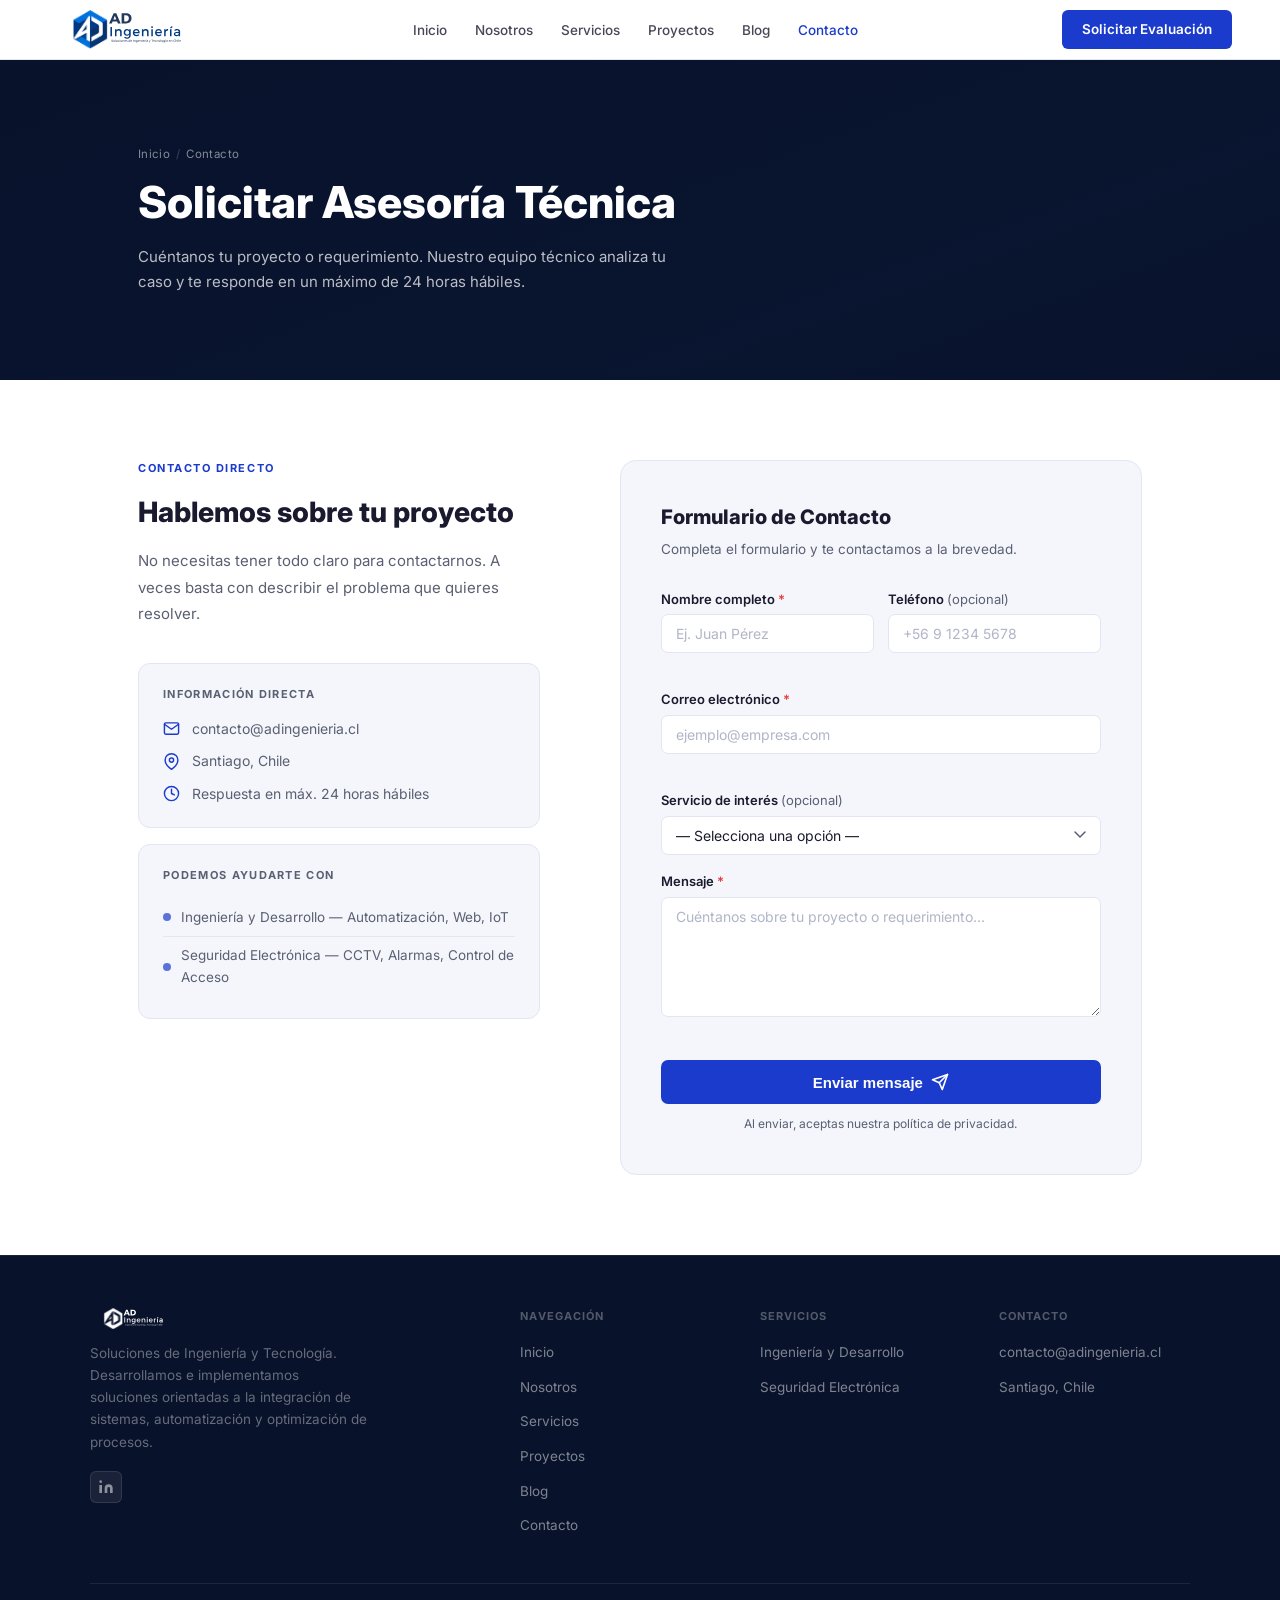
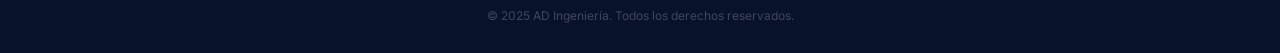
<file: contacto/index.html>
<!DOCTYPE html>
<html lang="es">
<head>
            <!-- SVG moderno -->
    <link rel="icon" type="image/svg+xml" href="/assets/logo-simple.svg">
    
    <!-- PNG fallback -->
    <link rel="icon" type="image/png" sizes="32x32" href="/assets/favicon-32.png">
    <link rel="icon" type="image/png" sizes="16x16" href="/assets/favicon-16.png">
    
    <!-- Apple (iPhone) -->
    <link rel="apple-touch-icon" sizes="180x180" href="/assets/apple-touch-icon.png">
    
    <!-- Para tema claro/oscuro -->
    <link rel="icon" href="/assets/logo-simple.svg" media="(prefers-color-scheme: light)">
    <link rel="icon" href="/assets/logo-simple.svg" media="(prefers-color-scheme: dark)">
  <meta charset="UTF-8" />
  <meta name="viewport" content="width=device-width, initial-scale=1.0" />
  <title>Contacto | AD Ingeniería — Solicitar Asesoría Técnica Chile</title>
  <meta name="description" content="Contacta a AD Ingeniería para solicitar asesoría técnica en seguridad electrónica, automatización, redes e infraestructura en Chile. Respuesta en 24 horas." />
  <link rel="canonical" href="https://adingenieria.cl/contacto/" />
  <link href="https://fonts.googleapis.com/css2?family=Inter:wght@400;500;600;700;800&display=swap" rel="stylesheet" />
  <link rel="stylesheet" href="../assets/shared.css" />
  <style>
    .contact-wrap {
      max-width: 1100px; margin: 0 auto; padding: 80px 48px;
      display: grid; grid-template-columns: 1fr 1.3fr; gap: 80px; align-items: start;
    }
    .contact-side h2 { font-size: 28px; font-weight: 800; margin-bottom: 14px; }
    .contact-side > p { font-size: 15px; color: var(--muted); line-height: 1.75; margin-bottom: 36px; }

    .contact-info-card {
      background: var(--bg-soft); border: 1px solid var(--border);
      border-radius: 12px; padding: 22px 24px; margin-bottom: 16px;
    }
    .contact-info-card h4 {
      font-size: 11px; font-weight: 700; letter-spacing: 0.12em;
      text-transform: uppercase; color: var(--muted); margin-bottom: 14px;
    }
    .contact-item { display: flex; align-items: center; gap: 12px; font-size: 14px; color: var(--muted); margin-bottom: 10px; }
    .contact-item:last-child { margin-bottom: 0; }
    .contact-item svg { width: 17px; height: 17px; stroke: var(--blue); fill: none; stroke-width: 2; flex-shrink: 0; stroke-linecap: round; stroke-linejoin: round; }
    .contact-item a { color: var(--muted); text-decoration: none; transition: color .2s; }
    .contact-item a:hover { color: var(--blue); }

    .services-check { list-style: none; }
    .services-check li { font-size: 13.5px; color: var(--muted); padding: 8px 0; border-bottom: 1px solid var(--border); display: flex; align-items: center; gap: 10px; }
    .services-check li:last-child { border-bottom: none; }
    .services-check li a { color: var(--muted); text-decoration: none; transition: color .2s; }
    .services-check li a:hover { color: var(--blue); }
    .check-dot { width: 8px; height: 8px; border-radius: 50%; background: var(--blue); flex-shrink: 0; opacity: 0.7; }

    /* Form box */
    .form-box {
      background: var(--bg-soft); border: 1px solid var(--border);
      border-radius: 16px; padding: 40px;
    }
    .form-box h3 { font-size: 20px; font-weight: 800; margin-bottom: 6px; }
    .form-box > p { font-size: 13.5px; color: var(--muted); margin-bottom: 28px; }
    .form-row { display: grid; grid-template-columns: 1fr 1fr; gap: 14px; }
    .form-group { margin-bottom: 16px; }
    .form-group label { display: block; font-size: 13px; font-weight: 600; margin-bottom: 5px; color: var(--text); }
    .form-group input,
    .form-group textarea {
      width: 100%; padding: 10px 14px;
      border: 1px solid var(--border); border-radius: 7px;
      font-size: 14px; font-family: inherit; color: var(--text);
      background: var(--white); transition: border-color .2s; outline: none;
    }
    .form-group input::placeholder,
    .form-group textarea::placeholder { color: #b0b5c8; }
    .form-group input:focus,
    .form-group textarea:focus { border-color: var(--blue); }
    .form-group textarea { min-height: 120px; resize: vertical; }
    .form-group select {
      width: 100%; padding: 10px 14px;
      border: 1px solid var(--border); border-radius: 7px;
      font-size: 14px; font-family: inherit; color: var(--text);
      background: var(--white); transition: border-color .2s;
      outline: none; appearance: none;
      background-image: url("data:image/svg+xml,%3Csvg xmlns='http://www.w3.org/2000/svg' width='12' height='8' viewBox='0 0 12 8'%3E%3Cpath d='M1 1l5 5 5-5' stroke='%235a6073' stroke-width='1.5' fill='none' stroke-linecap='round'/%3E%3C/svg%3E");
      background-repeat: no-repeat; background-position: right 14px center; cursor: pointer;
    }
    .form-group select:focus { border-color: var(--blue); }
    .field-error { display: block; font-size: 12px; color: #e53e3e; margin-top: 4px; min-height: 16px; }
    .form-group input.error, .form-group textarea.error { border-color: #e53e3e; }
    @keyframes spin { to { transform: rotate(360deg); } }
    .btn-submit {
      width: 100%; background: var(--blue); color: var(--white);
      border: none; padding: 13px 20px; border-radius: 7px;
      font-size: 15px; font-weight: 700; cursor: pointer;
      display: flex; align-items: center; justify-content: center;
      gap: 8px; transition: background .2s;
    }
    .btn-submit:hover:not(:disabled) { background: var(--blue-dark); }
    .btn-submit:disabled { opacity: 0.7; cursor: not-allowed; }
    .form-note { text-align: center; font-size: 12px; color: var(--muted); margin-top: 10px; }

    @media (max-width: 768px) {
      .contact-wrap { grid-template-columns: 1fr; gap: 48px; padding: 56px 20px; }
      .form-row { grid-template-columns: 1fr; }
      .form-box { padding: 28px 20px; }
    }
  </style>
</head>
<body>

<nav>
  <a href="/" class="nav-logo"><img src="/assets/logo-dark.svg" alt="AD Ingeniería" /></a>
  <ul class="nav-links">
    <li><a href="/">Inicio</a></li>
    <li><a href="/nosotros/">Nosotros</a></li>
    <li><a href="/servicios/">Servicios</a></li>
    <li><a href="/proyectos/">Proyectos</a></li>
    <li><a href="/blog/">Blog</a></li>
    <li><a href="/contacto/" class="active">Contacto</a></li>
  </ul>
  <a href="/contacto/" class="btn-primary">Solicitar Evaluación</a>
</nav>

<section class="page-hero">
  <div class="page-hero-bg" style="background-image:url('https://images.unsplash.com/photo-1423666639041-f56000c27a9a?w=1400&q=80');"></div>
  <div class="page-hero-overlay"></div>
  <div class="page-hero-content">
    <div class="page-hero-breadcrumb"><a href="/">Inicio</a><span>/</span> Contacto</div>
    <h1>Solicitar Asesoría Técnica</h1>
    <p>Cuéntanos tu proyecto o requerimiento. Nuestro equipo técnico analiza tu caso y te responde en un máximo de 24 horas hábiles.</p>
  </div>
</section>

<section style="background:var(--white);">
  <div class="contact-wrap">
    <div class="contact-side">
      <span class="section-label">Contacto Directo</span>
      <h2>Hablemos sobre tu proyecto</h2>
      <p>No necesitas tener todo claro para contactarnos. A veces basta con describir el problema que quieres resolver.</p>

      <div class="contact-info-card">
        <h4>Información Directa</h4>
        <div class="contact-item">
          <svg viewBox="0 0 24 24"><path d="M4 4h16c1.1 0 2 .9 2 2v12c0 1.1-.9 2-2 2H4c-1.1 0-2-.9-2-2V6c0-1.1.9-2 2-2z"/><polyline points="22,6 12,13 2,6"/></svg>
          <a href="mailto:contacto@adingenieria.cl">contacto@adingenieria.cl</a>
        </div>
        <div class="contact-item">
          <svg viewBox="0 0 24 24"><path d="M21 10c0 7-9 13-9 13s-9-6-9-13a9 9 0 0 1 18 0z"/><circle cx="12" cy="10" r="3"/></svg>
          Santiago, Chile
        </div>
        <div class="contact-item">
          <svg viewBox="0 0 24 24"><circle cx="12" cy="12" r="10"/><polyline points="12 6 12 12 16 14"/></svg>
          Respuesta en máx. 24 horas hábiles
        </div>
      </div>

      <div class="contact-info-card">
        <h4>Podemos ayudarte con</h4>
        <ul class="services-check">
          <li><span class="check-dot"></span><a href="/servicios/ingenieria-desarrollo/">Ingeniería y Desarrollo — Automatización, Web, IoT</a></li>
          <li><span class="check-dot"></span><a href="/servicios/seguridad-electronica/">Seguridad Electrónica — CCTV, Alarmas, Control de Acceso</a></li>
        </ul>
      </div>
    </div>

    <div class="form-box">
      <h3>Formulario de Contacto</h3>
      <p>Completa el formulario y te contactamos a la brevedad.</p>

      <form id="contactForm" novalidate>
        <div class="form-row">
          <div class="form-group">
            <label for="f-nombre">Nombre completo <span style="color:#e53e3e">*</span></label>
            <input type="text" id="f-nombre" name="nombre" placeholder="Ej. Juan Pérez" autocomplete="name" />
            <span class="field-error" id="err-nombre"></span>
          </div>
          <div class="form-group">
            <label for="f-telefono">Teléfono <span style="color:var(--muted);font-weight:400">(opcional)</span></label>
            <input type="tel" id="f-telefono" name="telefono" placeholder="+56 9 1234 5678" autocomplete="tel" />
          </div>
        </div>

        <div class="form-group">
          <label for="f-email">Correo electrónico <span style="color:#e53e3e">*</span></label>
          <input type="email" id="f-email" name="email" placeholder="ejemplo@empresa.com" autocomplete="email" />
          <span class="field-error" id="err-email"></span>
        </div>

        <div class="form-group">
          <label for="f-servicio">Servicio de interés <span style="color:var(--muted);font-weight:400">(opcional)</span></label>
          <select id="f-servicio" name="servicio">
            <option value="">— Selecciona una opción —</option>
            <optgroup label="Ingeniería y Desarrollo">
              <option value="Automatización de Procesos">Automatización de Procesos (Power Platform / M365)</option>
              <option value="Desarrollo Web a Medida">Desarrollo Web a Medida</option>
              <option value="Desarrollo Electrónico / IoT">Desarrollo Electrónico / IoT</option>
            </optgroup>
            <optgroup label="Seguridad Electrónica">
              <option value="CCTV y Videovigilancia">CCTV y Videovigilancia</option>
              <option value="Alarmas y Monitoreo">Alarmas y Monitoreo</option>
              <option value="Control de Acceso">Control de Acceso</option>
              <option value="Videoporteros">Videoporteros</option>
              <option value="Cortinas de Seguridad">Cortinas de Seguridad</option>
            </optgroup>
            <option value="Otro">Otro</option>
          </select>
        </div>

        <div class="form-group">
          <label for="f-mensaje">Mensaje <span style="color:#e53e3e">*</span></label>
          <textarea id="f-mensaje" name="mensaje" placeholder="Cuéntanos sobre tu proyecto o requerimiento..."></textarea>
          <span class="field-error" id="err-mensaje"></span>
        </div>

        <div class="cf-turnstile" data-sitekey="0x4AAAAAACyk_yHWKIgXub_S" data-theme="light" style="margin-bottom:16px;"></div>

        <button class="btn-submit" type="submit" id="btnSubmit">
          <span id="btnText">Enviar mensaje</span>
          <svg id="btnIcon" width="18" height="18" viewBox="0 0 24 24" fill="none" stroke="white" stroke-width="2.2" stroke-linecap="round" stroke-linejoin="round">
            <line x1="22" y1="2" x2="11" y2="13"/><polygon points="22 2 15 22 11 13 2 9 22 2"/>
          </svg>
          <svg id="btnSpinner" width="18" height="18" viewBox="0 0 24 24" fill="none" stroke="white" stroke-width="2.5" stroke-linecap="round" style="display:none;animation:spin .8s linear infinite">
            <path d="M12 2a10 10 0 0 1 10 10"/>
          </svg>
        </button>

        <div id="formStatus" style="display:none;margin-top:12px;padding:12px 16px;border-radius:8px;font-size:13.5px;font-weight:500;text-align:center;"></div>
        <p class="form-note">Al enviar, aceptas nuestra política de privacidad.</p>
      </form>
    </div>
  </div>
</section>

<script src="https://challenges.cloudflare.com/turnstile/v0/api.js" async defer></script>
<script>
  var form=document.getElementById('contactForm'),btnSubmit=document.getElementById('btnSubmit'),btnText=document.getElementById('btnText'),btnIcon=document.getElementById('btnIcon'),btnSpinner=document.getElementById('btnSpinner'),formStatus=document.getElementById('formStatus');
  function setError(f,e,m){var fi=document.getElementById(f),er=document.getElementById(e);if(m){fi.classList.add('error');er.textContent=m;}else{fi.classList.remove('error');er.textContent='';}}
  function validate(){var n=document.getElementById('f-nombre').value.trim(),em=document.getElementById('f-email').value.trim(),m=document.getElementById('f-mensaje').value.trim();setError('f-nombre','err-nombre',n===''?'El nombre es obligatorio.':'');setError('f-email','err-email',!/^[^\s@]+@[^\s@]+\.[^\s@]+$/.test(em)?'Ingresa un correo válido.':'');setError('f-mensaje','err-mensaje',m.length<10?'El mensaje debe tener al menos 10 caracteres.':'');return n!==''&&/^[^\s@]+@[^\s@]+\.[^\s@]+$/.test(em)&&m.length>=10;}
  function setLoading(l){btnSubmit.disabled=l;btnText.textContent=l?'Enviando...':'Enviar mensaje';btnIcon.style.display=l?'none':'block';btnSpinner.style.display=l?'block':'none';}
  function showStatus(ok,msg){formStatus.style.display='block';formStatus.textContent=msg;formStatus.style.background=ok?'#f0fdf4':'#fff5f5';formStatus.style.color=ok?'#166534':'#9b2c2c';formStatus.style.border=ok?'1px solid #bbf7d0':'1px solid #fed7d7';}
  form.addEventListener('submit',async function(e){e.preventDefault();if(!validate())return;var ts=document.querySelector('[name="cf-turnstile-response"]');if(!ts||!ts.value){showStatus(false,'Por favor completa el captcha antes de enviar.');return;}setLoading(true);formStatus.style.display='none';try{var d=new FormData(form),r=await fetch('/contact.php',{method:'POST',body:d}),j=await r.json();if(j.success){showStatus(true,j.message||'¡Mensaje enviado! Te contactaremos pronto.');form.reset();if(window.turnstile)turnstile.reset();}else{showStatus(false,j.message||'Error al enviar.');}}catch(err){showStatus(false,'Error de conexión.');}finally{setLoading(false);}});
</script>

<footer>
  <div class="footer-inner">
    <div class="footer-brand">
      <a href="/" class="nav-logo"><img src="/assets/logo-dark.svg" alt="AD Ingeniería" style="height:22px;filter:brightness(0) invert(1);" /></a>
      <p>Soluciones de Ingeniería y Tecnología. Desarrollamos e implementamos soluciones orientadas a la integración de sistemas, automatización y optimización de procesos.</p>
      <div class="socials"><a href="#" class="social-icon" aria-label="LinkedIn"><svg viewBox="0 0 24 24"><path d="M16 8a6 6 0 0 1 6 6v7h-4v-7a2 2 0 0 0-2-2 2 2 0 0 0-2 2v7h-4v-7a6 6 0 0 1 6-6zM2 9h4v12H2z"/><circle cx="4" cy="4" r="2"/></svg></a></div>
    </div>
    <div class="footer-col"><h5>Navegación</h5><ul><li><a href="/">Inicio</a></li><li><a href="/nosotros/">Nosotros</a></li><li><a href="/servicios/">Servicios</a></li><li><a href="/proyectos/">Proyectos</a></li><li><a href="/blog/">Blog</a></li><li><a href="/contacto/">Contacto</a></li></ul></div>
   <div class="footer-col"><h5>Servicios</h5><ul><li><a href="/servicios/ingenieria-desarrollo/">Ingeniería y Desarrollo</a></li><li><a href="/servicios/seguridad-electronica/">Seguridad Electrónica</a></li></ul></div>
    <div class="footer-col"><h5>Contacto</h5><ul><li><a href="mailto:contacto@adingenieria.cl">contacto@adingenieria.cl</a></li><li><a href="#">Santiago, Chile</a></li></ul></div>
  </div>
  <div class="footer-bottom">© 2025 AD Ingeniería. Todos los derechos reservados.</div>
</footer>
</body>
</html>
</file>
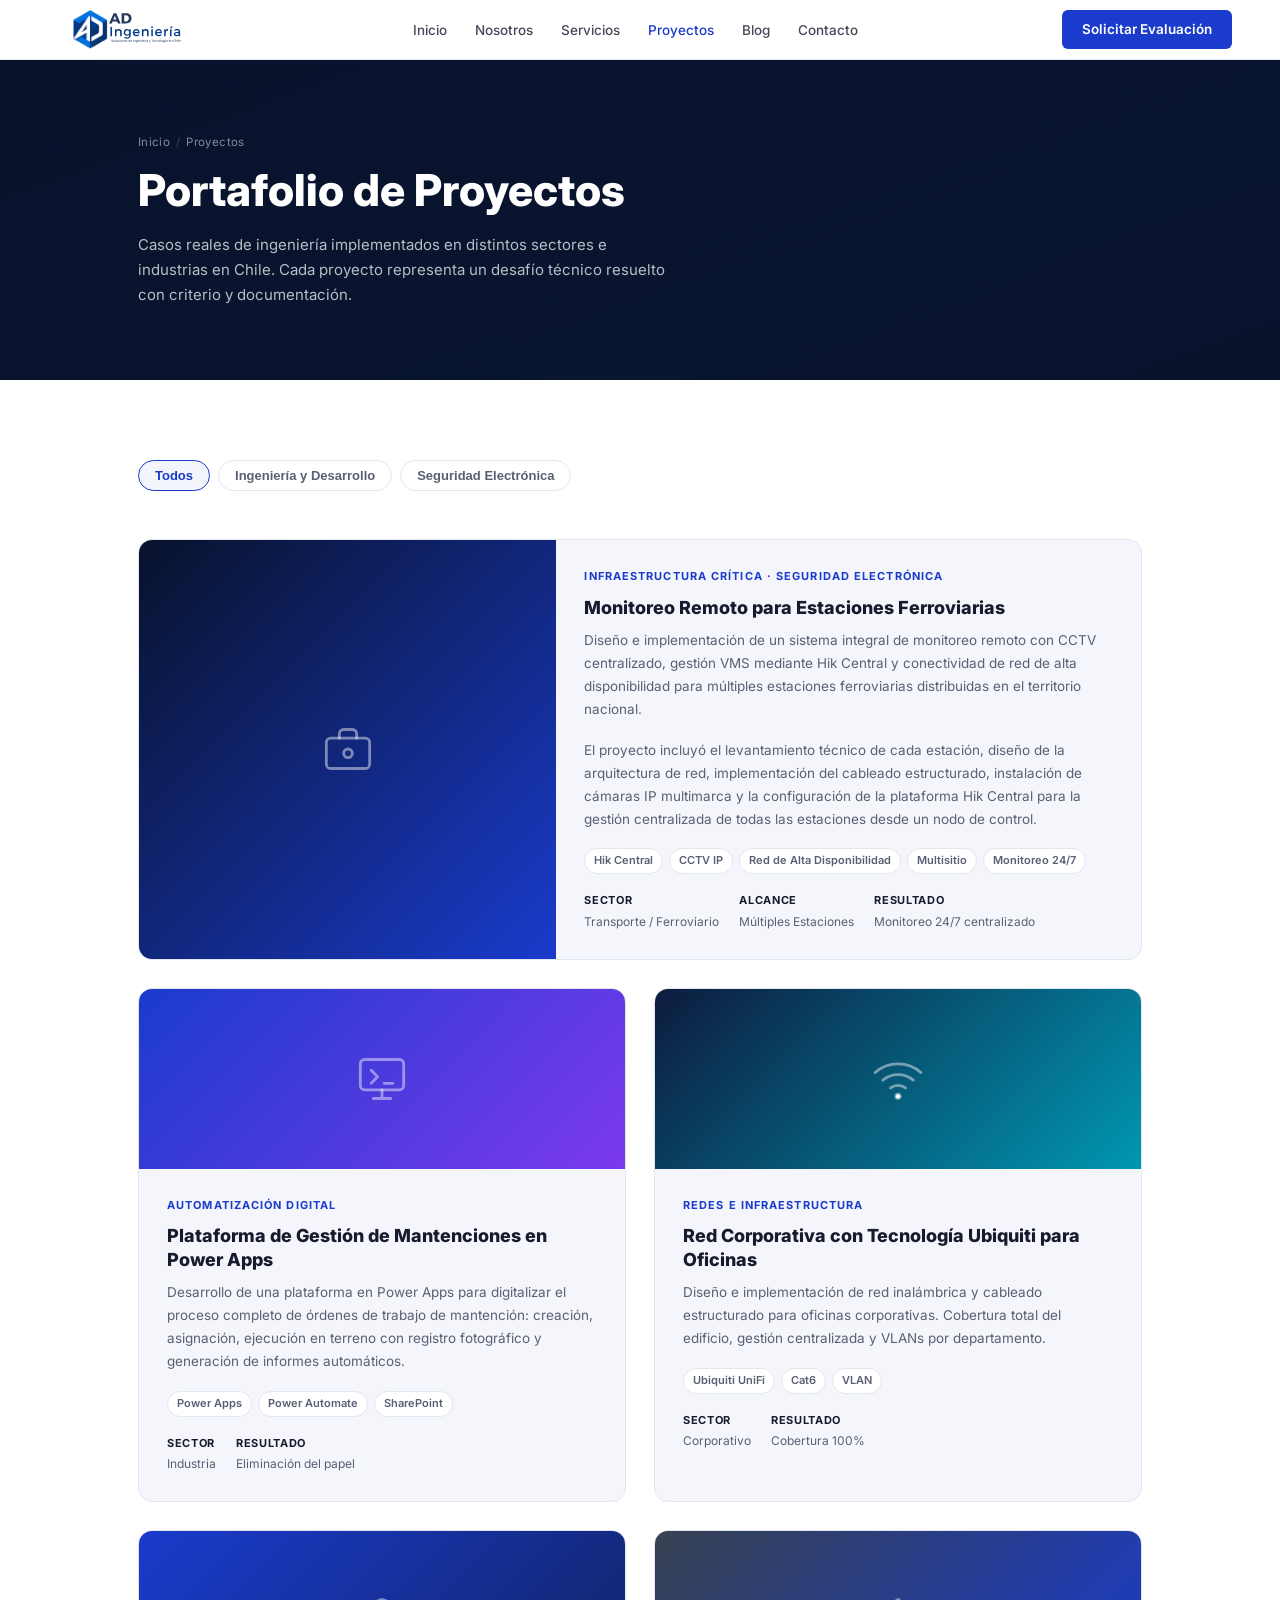
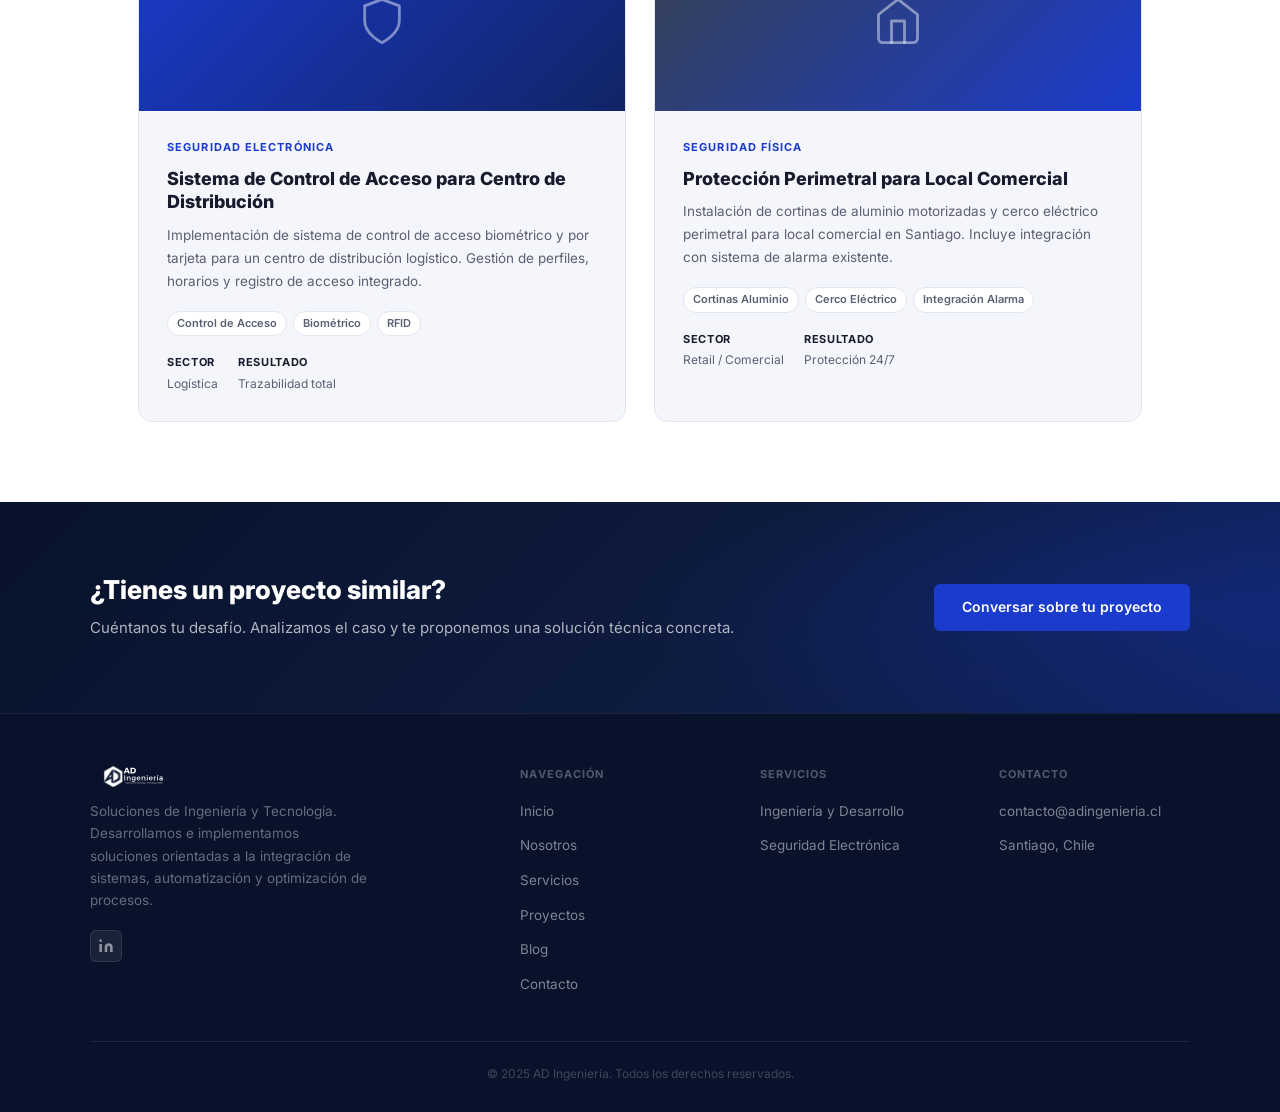
<file: proyectos/index.html>
<!DOCTYPE html>
<html lang="es">
<head>
            <!-- SVG moderno -->
    <link rel="icon" type="image/svg+xml" href="/assets/logo-simple.svg">
    
    <!-- PNG fallback -->
    <link rel="icon" type="image/png" sizes="32x32" href="/assets/favicon-32.png">
    <link rel="icon" type="image/png" sizes="16x16" href="/assets/favicon-16.png">
    
    <!-- Apple (iPhone) -->
    <link rel="apple-touch-icon" sizes="180x180" href="/assets/apple-touch-icon.png">
    
    <!-- Para tema claro/oscuro -->
    <link rel="icon" href="/assets/logo-simple.svg" media="(prefers-color-scheme: light)">
    <link rel="icon" href="/assets/logo-simple.svg" media="(prefers-color-scheme: dark)">
    <meta charset="UTF-8" />
    <meta name="viewport" content="width=device-width, initial-scale=1.0" />
    <title>Proyectos | AD Ingeniería — Casos de Éxito en Chile</title>
    <meta name="description" content="Portafolio de proyectos de AD Ingeniería en Chile: seguridad electrónica, automatización, redes e infraestructura. Casos reales con resultados medibles." />
    <link rel="canonical" href="https://adingenieria.cl/proyectos/" />
    <link href="https://fonts.googleapis.com/css2?family=Inter:wght@400;500;600;700;800&display=swap" rel="stylesheet" />
    <link rel="stylesheet" href="../assets/shared.css" />
    <style>
        .projects-wrap { max-width: 1100px; margin: 0 auto; padding: 80px 48px; }
        .projects-filter { display: flex; gap: 8px; flex-wrap: wrap; margin-bottom: 48px; }
        .filter-btn {
          font-size: 13px; font-weight: 600; padding: 7px 16px; border-radius: 100px;
          border: 1.5px solid var(--border); background: transparent; color: var(--muted);
          cursor: pointer; transition: all .2s;
        }
        .filter-btn:hover, .filter-btn.active { border-color: var(--blue); color: var(--blue); background: rgba(26,59,204,0.05); }
    
        .projects-grid { display: grid; grid-template-columns: repeat(2, 1fr); gap: 28px; }
        .project-card {
          background: var(--bg-soft); border: 1px solid var(--border);
          border-radius: 14px; overflow: hidden;
          transition: box-shadow .2s, transform .2s;
        }
        .project-card:hover { box-shadow: 0 10px 36px rgba(26,59,204,0.1); transform: translateY(-4px); }
        .project-visual {
          height: 180px; display: flex; align-items: center; justify-content: center;
          position: relative; overflow: hidden;
        }
        .project-visual svg { width: 52px; height: 52px; stroke: rgba(255,255,255,0.45); fill: none; stroke-width: 1.3; stroke-linecap: round; stroke-linejoin: round; position: relative; z-index: 1; }
        .project-body { padding: 28px; }
        .project-cat { font-size: 11px; font-weight: 700; letter-spacing: 0.1em; text-transform: uppercase; color: var(--blue); display: block; margin-bottom: 10px; }
        .project-body h3 { font-size: 18px; font-weight: 800; margin-bottom: 10px; line-height: 1.3; }
        .project-body p { font-size: 13.5px; color: var(--muted); line-height: 1.7; margin-bottom: 18px; }
        .project-meta { display: flex; gap: 20px; }
        .project-meta-item { font-size: 12px; color: var(--muted); }
        .project-meta-item strong { display: block; font-size: 11px; font-weight: 700; color: var(--text); text-transform: uppercase; letter-spacing: 0.06em; margin-bottom: 2px; }
        .project-tags { display: flex; flex-wrap: wrap; gap: 6px; margin-bottom: 18px; }
        .project-tag { font-size: 11px; font-weight: 600; padding: 3px 9px; border-radius: 100px; background: var(--white); border: 1px solid var(--border); color: var(--muted); }
    
        /* Featured project — full width */
        .project-card.featured { grid-column: 1 / -1; display: grid; grid-template-columns: 1fr 1.4fr; }
        .project-card.featured .project-visual { height: auto; min-height: 260px; }
    
        @media (max-width: 768px) {
          .projects-wrap { padding: 56px 20px; }
          .projects-grid { grid-template-columns: 1fr; }
          .project-card.featured { grid-template-columns: 1fr; }
          .project-card.featured .project-visual { height: 160px; }
        }
  </style>
</head>
<body>

<nav>
<a href="/" class="nav-logo"><img src="/assets/logo-dark.svg" alt="AD Ingeniería" /></a>
    <ul class="nav-links">
    <li><a href="/">Inicio</a></li>
    <li><a href="/nosotros/">Nosotros</a></li>
    <li><a href="/servicios/">Servicios</a></li>
    <li><a href="/proyectos/" class="active">Proyectos</a></li>
    <li><a href="/blog/">Blog</a></li>
<li><a href="/contacto/">Contacto</a></li>
</ul>
  <a href="/contacto/" class="btn-primary">Solicitar Evaluación</a>
</nav>

<section class="page-hero">
    <div class="page-hero-bg" style="background-image:url('https://images.unsplash.com/photo-1504307651254-35680f356dfd?w=1400&q=80');"></div>
    <div class="page-hero-overlay"></div>
    <div class="page-hero-content">
        <div class="page-hero-breadcrumb"><a href="/">Inicio</a><span>/</span> Proyectos</div>
        <h1>Portafolio de Proyectos</h1>
        <p>Casos reales de ingeniería implementados en distintos sectores e industrias en Chile. Cada proyecto representa un desafío técnico resuelto con criterio y documentación.</p>
    </div>
</section>

<section style="background:var(--white);">
  <div class="projects-wrap">
    <div class="projects-filter">
      <button class="filter-btn active">Todos</button>
      <button class="filter-btn">Ingeniería y Desarrollo</button>
      <button class="filter-btn">Seguridad Electrónica</button>
    </div>

    <div class="projects-grid">

      <!-- FEATURED -->
      <div class="project-card featured">
        <div class="project-visual" style="background:linear-gradient(135deg, var(--navy-deep), #1a3bcc);">
          <svg viewBox="0 0 24 24"><rect x="2" y="7" width="20" height="14" rx="2"/><path d="M16 7V5a2 2 0 0 0-2-2h-4a2 2 0 0 0-2 2v2"/><circle cx="12" cy="14" r="2"/></svg>
        </div>
        <div class="project-body">
          <span class="project-cat">Infraestructura Crítica · Seguridad Electrónica</span>
          <h3>Monitoreo Remoto para Estaciones Ferroviarias</h3>
          <p>Diseño e implementación de un sistema integral de monitoreo remoto con CCTV centralizado, gestión VMS mediante Hik Central y conectividad de red de alta disponibilidad para múltiples estaciones ferroviarias distribuidas en el territorio nacional.</p>
          <p>El proyecto incluyó el levantamiento técnico de cada estación, diseño de la arquitectura de red, implementación del cableado estructurado, instalación de cámaras IP multimarca y la configuración de la plataforma Hik Central para la gestión centralizada de todas las estaciones desde un nodo de control.</p>
          <div class="project-tags">
            <span class="project-tag">Hik Central</span>
            <span class="project-tag">CCTV IP</span>
            <span class="project-tag">Red de Alta Disponibilidad</span>
            <span class="project-tag">Multisitio</span>
            <span class="project-tag">Monitoreo 24/7</span>
          </div>
          <div class="project-meta">
            <div class="project-meta-item"><strong>Sector</strong>Transporte / Ferroviario</div>
            <div class="project-meta-item"><strong>Alcance</strong>Múltiples Estaciones</div>
            <div class="project-meta-item"><strong>Resultado</strong>Monitoreo 24/7 centralizado</div>
          </div>
        </div>
      </div>

      <div class="project-card">
        <div class="project-visual" style="background:linear-gradient(135deg, #1a3bcc, #7c3aed);">
          <svg viewBox="0 0 24 24"><rect x="2" y="3" width="20" height="14" rx="2"/><path d="M8 21h8M12 17v4"/><path d="M7 8l3 3-3 3M13 14h4"/></svg>
        </div>
        <div class="project-body">
          <span class="project-cat">Automatización Digital</span>
          <h3>Plataforma de Gestión de Mantenciones en Power Apps</h3>
          <p>Desarrollo de una plataforma en Power Apps para digitalizar el proceso completo de órdenes de trabajo de mantención: creación, asignación, ejecución en terreno con registro fotográfico y generación de informes automáticos.</p>
          <div class="project-tags">
            <span class="project-tag">Power Apps</span>
            <span class="project-tag">Power Automate</span>
            <span class="project-tag">SharePoint</span>
          </div>
          <div class="project-meta">
            <div class="project-meta-item"><strong>Sector</strong>Industria</div>
            <div class="project-meta-item"><strong>Resultado</strong>Eliminación del papel</div>
          </div>
        </div>
      </div>

      <div class="project-card">
        <div class="project-visual" style="background:linear-gradient(135deg, #0d1b3e, #0097b2);">
          <svg viewBox="0 0 24 24"><path d="M5 12.55a11 11 0 0 1 14.08 0"/><path d="M1.42 9a16 16 0 0 1 21.16 0"/><path d="M8.53 16.11a6 6 0 0 1 6.95 0"/><circle cx="12" cy="20" r="1" fill="white"/></svg>
        </div>
        <div class="project-body">
          <span class="project-cat">Redes e Infraestructura</span>
          <h3>Red Corporativa con Tecnología Ubiquiti para Oficinas</h3>
          <p>Diseño e implementación de red inalámbrica y cableado estructurado para oficinas corporativas. Cobertura total del edificio, gestión centralizada y VLANs por departamento.</p>
          <div class="project-tags">
            <span class="project-tag">Ubiquiti UniFi</span>
            <span class="project-tag">Cat6</span>
            <span class="project-tag">VLAN</span>
          </div>
          <div class="project-meta">
            <div class="project-meta-item"><strong>Sector</strong>Corporativo</div>
            <div class="project-meta-item"><strong>Resultado</strong>Cobertura 100%</div>
          </div>
        </div>
      </div>

      <div class="project-card">
        <div class="project-visual" style="background:linear-gradient(135deg, #1a3bcc, #112466);">
          <svg viewBox="0 0 24 24"><path d="M12 22s8-4 8-10V5l-8-3-8 3v7c0 6 8 10 8 10z"/></svg>
        </div>
        <div class="project-body">
          <span class="project-cat">Seguridad Electrónica</span>
          <h3>Sistema de Control de Acceso para Centro de Distribución</h3>
          <p>Implementación de sistema de control de acceso biométrico y por tarjeta para un centro de distribución logístico. Gestión de perfiles, horarios y registro de acceso integrado.</p>
          <div class="project-tags">
            <span class="project-tag">Control de Acceso</span>
            <span class="project-tag">Biométrico</span>
            <span class="project-tag">RFID</span>
          </div>
          <div class="project-meta">
            <div class="project-meta-item"><strong>Sector</strong>Logística</div>
            <div class="project-meta-item"><strong>Resultado</strong>Trazabilidad total</div>
          </div>
        </div>
      </div>

      <div class="project-card">
        <div class="project-visual" style="background:linear-gradient(135deg, #374151, #1a3bcc);">
          <svg viewBox="0 0 24 24"><path d="M3 9l9-7 9 7v11a2 2 0 0 1-2 2H5a2 2 0 0 1-2-2z"/><polyline points="9 22 9 12 15 12 15 22"/></svg>
        </div>
        <div class="project-body">
          <span class="project-cat">Seguridad Física</span>
          <h3>Protección Perimetral para Local Comercial</h3>
          <p>Instalación de cortinas de aluminio motorizadas y cerco eléctrico perimetral para local comercial en Santiago. Incluye integración con sistema de alarma existente.</p>
          <div class="project-tags">
            <span class="project-tag">Cortinas Aluminio</span>
            <span class="project-tag">Cerco Eléctrico</span>
            <span class="project-tag">Integración Alarma</span>
          </div>
          <div class="project-meta">
            <div class="project-meta-item"><strong>Sector</strong>Retail / Comercial</div>
            <div class="project-meta-item"><strong>Resultado</strong>Protección 24/7</div>
          </div>
        </div>
      </div>

    </div>
  </div>
</section>

<section class="cta-band">
  <div class="cta-band-inner">
    <div>
      <h2>¿Tienes un proyecto similar?</h2>
      <p>Cuéntanos tu desafío. Analizamos el caso y te proponemos una solución técnica concreta.</p>
    </div>
    <a href="/contacto/" class="btn-primary">Conversar sobre tu proyecto</a>
  </div>
</section>

<footer>
  <div class="footer-inner">
    <div class="footer-brand">
      <a href="/" class="nav-logo"><img src="/assets/logo-dark.svg" alt="AD Ingeniería" style="height:22px;filter:brightness(0) invert(1);" /></a>
      <p>Soluciones de Ingeniería y Tecnología. Desarrollamos e implementamos soluciones orientadas a la integración de sistemas, automatización y optimización de procesos.</p>
      <div class="socials"><a href="#" class="social-icon" aria-label="LinkedIn"><svg viewBox="0 0 24 24"><path d="M16 8a6 6 0 0 1 6 6v7h-4v-7a2 2 0 0 0-2-2 2 2 0 0 0-2 2v7h-4v-7a6 6 0 0 1 6-6zM2 9h4v12H2z"/><circle cx="4" cy="4" r="2"/></svg></a></div>
    </div>
    <div class="footer-col"><h5>Navegación</h5><ul><li><a href="/">Inicio</a></li><li><a href="/nosotros/">Nosotros</a></li><li><a href="/servicios/">Servicios</a></li><li><a href="/proyectos/">Proyectos</a></li><li><a href="/blog/">Blog</a></li><li><a href="/contacto/">Contacto</a></li></ul></div>
    <div class="footer-col"><h5>Servicios</h5><ul><li><a href="/servicios/ingenieria-desarrollo/">Ingeniería y Desarrollo</a></li><li><a href="/servicios/seguridad-electronica/">Seguridad Electrónica</a></li></ul></div>
    <div class="footer-col"><h5>Contacto</h5><ul><li><a href="mailto:contacto@adingenieria.cl">contacto@adingenieria.cl</a></li><li><a href="#">Santiago, Chile</a></li></ul></div>
  </div>
  <div class="footer-bottom">© 2025 AD Ingeniería. Todos los derechos reservados.</div>
</footer>

<script>
  document.querySelectorAll('.filter-btn').forEach(function(btn) {
    btn.addEventListener('click', function() {
      document.querySelectorAll('.filter-btn').forEach(function(b) { b.classList.remove('active'); });
      btn.classList.add('active');
    });
  });
</script>
</body>
</html>
</file>
<file: assets/shared.css>
/* ═══════════════════════════════════════════════════════
   AD Ingeniería — Shared Stylesheet
   Usado por todas las páginas internas
═══════════════════════════════════════════════════════ */

*, *::before, *::after { box-sizing: border-box; margin: 0; padding: 0; }

:root {
  --blue:       #1a3bcc;
  --blue-dark:  #1530a8;
  --blue-light: #2a4de0;
  --navy:       #0d1b3e;
  --navy-deep:  #08122b;
  --text:       #1a1a2e;
  --muted:      #5a6073;
  --bg-soft:    #f4f6fb;
  --bg-mid:     #eef1f9;
  --border:     #e2e6f0;
  --white:      #ffffff;
}

body {
  font-family: 'Inter', sans-serif;
  color: var(--text);
  background: var(--white);
  line-height: 1.6;
}

/* ─── NAVBAR ─── */
nav {
  position: sticky; top: 0; z-index: 100;
  background: var(--white);
  border-bottom: 1px solid var(--border);
  display: flex; align-items: center; justify-content: space-between;
  padding: 0 48px; height: 60px;
}
.nav-logo { display: flex; align-items: center; gap: 8px; text-decoration: none; }
.nav-logo img { height: 40px; }
.nav-links { display: flex; gap: 28px; list-style: none; }
.nav-links a {
  font-size: 13.5px; color: var(--text); text-decoration: none;
  font-weight: 500; opacity: 0.8; transition: opacity .2s;
}
.nav-links a:hover,
.nav-links a.active { opacity: 1; color: var(--blue); }

/* ─── BUTTONS ─── */
.btn-primary {
  background: var(--blue); color: var(--white); border: none;
  padding: 9px 20px; border-radius: 6px; font-size: 13.5px;
  font-weight: 600; cursor: pointer; text-decoration: none; transition: background .2s;
  display: inline-block;
}
.btn-primary:hover { background: var(--blue-dark); }
.btn-outline-white {
  background: transparent; color: var(--white);
  border: 1.5px solid rgba(255,255,255,0.7);
  padding: 9px 20px; border-radius: 6px; font-size: 13.5px;
  font-weight: 600; cursor: pointer; text-decoration: none; transition: all .2s;
  display: inline-block;
}
.btn-outline-white:hover { background: rgba(255,255,255,0.12); }
.btn-sm {
  display: inline-block; background: transparent; color: var(--text);
  border: 1.5px solid var(--border); padding: 8px 18px; border-radius: 6px;
  font-size: 13px; font-weight: 600; text-decoration: none; transition: all .2s;
}
.btn-sm:hover { border-color: var(--blue); color: var(--blue); }

/* ─── PAGE HERO (interior) ─── */
.page-hero {
  position: relative; min-height: 320px;
  display: flex; align-items: center;
  background: var(--navy-deep); overflow: hidden;
}
.page-hero-bg {
  position: absolute; inset: 0;
  background-size: cover; background-position: center;
  opacity: 0.18;
}
.page-hero-overlay {
  position: absolute; inset: 0;
  background: linear-gradient(160deg, rgba(8,18,43,0.6) 0%, rgba(13,27,62,0.25) 70%, transparent 100%);
}
.page-hero-content {
  position: relative; z-index: 2;
  max-width: 1100px; width: 100%;
  margin: 0 auto; padding: 72px 48px;
}
.page-hero-breadcrumb {
  font-size: 11.5px; color: rgba(255,255,255,0.5);
  margin-bottom: 14px; letter-spacing: 0.03em;
  display: flex; align-items: center; gap: 6px;
}
.page-hero-breadcrumb a { color: rgba(255,255,255,0.5); text-decoration: none; transition: color .2s; }
.page-hero-breadcrumb a:hover { color: rgba(255,255,255,0.85); }
.page-hero-breadcrumb span { opacity: 0.4; }
.page-hero h1 {
  font-size: clamp(28px, 3.5vw, 44px); font-weight: 800;
  color: var(--white); line-height: 1.18; margin-bottom: 16px;
}
.page-hero p {
  font-size: 15px; color: rgba(255,255,255,0.72);
  max-width: 540px; line-height: 1.65;
}
.page-hero-actions { display: flex; gap: 12px; flex-wrap: wrap; margin-top: 28px; }

/* ─── SECTION UTILITIES ─── */
.section-label {
  font-size: 11px; font-weight: 700; letter-spacing: 0.14em;
  text-transform: uppercase; color: var(--blue);
  margin-bottom: 12px; display: block;
}
.section-title {
  font-size: 28px; font-weight: 800; color: var(--text);
  line-height: 1.25; margin-bottom: 16px;
}
.section-lead {
  font-size: 15px; color: var(--muted); line-height: 1.7;
  max-width: 600px;
}

/* ─── CTA BAND ─── */
.cta-band {
  background: linear-gradient(135deg, var(--navy-deep) 0%, var(--navy) 55%, #112466 100%);
  padding: 72px 48px; position: relative; overflow: hidden;
}
.cta-band::before {
  content: ''; position: absolute; inset: 0;
  background: radial-gradient(ellipse 65% 100% at 95% 50%, rgba(26,59,204,0.22) 0%, transparent 70%);
}
.cta-band-inner {
  max-width: 1100px; margin: 0 auto; position: relative; z-index: 1;
  display: grid; grid-template-columns: 1fr auto; gap: 48px; align-items: center;
}
.cta-band-inner h2 {
  font-size: 26px; font-weight: 800; color: var(--white);
  margin-bottom: 10px; line-height: 1.25;
}
.cta-band-inner p { font-size: 15px; color: rgba(255,255,255,0.68); line-height: 1.65; }
.cta-band-inner .btn-primary { white-space: nowrap; padding: 12px 28px; font-size: 14px; }

/* ─── FOOTER ─── */
footer {
  background: var(--navy-deep);
  border-top: 1px solid rgba(255,255,255,0.07);
  padding: 52px 48px 28px;
}
.footer-inner {
  max-width: 1100px; margin: 0 auto;
  display: grid; grid-template-columns: 2fr 1fr 1fr 1fr;
  gap: 48px; padding-bottom: 36px;
  border-bottom: 1px solid rgba(255,255,255,0.08);
}
.footer-brand p {
  font-size: 13.5px; color: rgba(255,255,255,0.38);
  line-height: 1.65; margin-top: 12px; max-width: 280px;
}
.footer-brand .socials { display: flex; gap: 10px; margin-top: 18px; }
.social-icon {
  width: 32px; height: 32px;
  background: rgba(255,255,255,0.07); border: 1px solid rgba(255,255,255,0.1);
  border-radius: 6px; display: flex; align-items: center; justify-content: center;
  text-decoration: none; transition: background .2s;
}
.social-icon:hover { background: rgba(255,255,255,0.13); }
.social-icon svg { width: 16px; height: 16px; fill: rgba(255,255,255,0.5); }
.footer-col h5 {
  font-size: 11px; font-weight: 700; letter-spacing: 0.10em;
  text-transform: uppercase; color: rgba(255,255,255,0.3); margin-bottom: 14px;
}
.footer-col ul { list-style: none; }
.footer-col ul li { margin-bottom: 9px; }
.footer-col ul li a {
  font-size: 13.5px; color: rgba(255,255,255,0.48);
  text-decoration: none; transition: color .2s;
}
.footer-col ul li a:hover { color: rgba(255,255,255,0.9); }
.footer-bottom {
  max-width: 1100px; margin: 22px auto 0;
  font-size: 12px; color: rgba(255,255,255,0.22); text-align: center;
}

/* ─── RESPONSIVE ─── */
@media (max-width: 768px) {
  nav { padding: 0 20px; }
  .nav-links { display: none; }
  .page-hero-content { padding: 56px 20px; }
  .cta-band { padding: 52px 20px; }
  .cta-band-inner { grid-template-columns: 1fr; gap: 24px; }
  .footer-inner { grid-template-columns: 1fr 1fr; gap: 32px; }
  footer { padding: 40px 20px 24px; }
}
@media (max-width: 480px) {
  .footer-inner { grid-template-columns: 1fr; }
}
</file>
